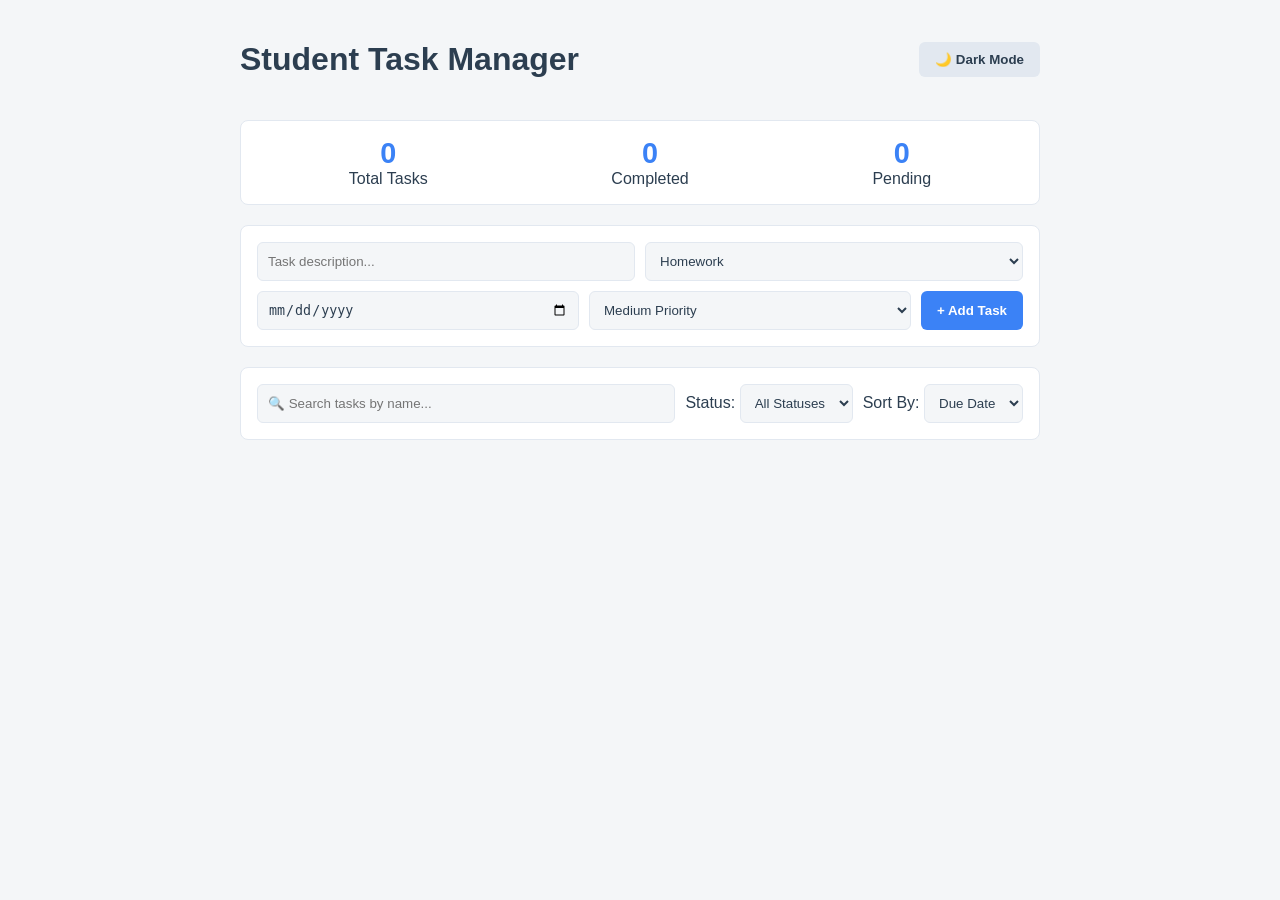
<file: Task Manager App/index.html>
<!DOCTYPE html>
<html lang="en">
<head>
  <meta charset="UTF-8">
  <meta name="viewport" content="width=device-width, initial-scale=1.0">
  <title>Student Task Manager</title>
  <link rel="stylesheet" href="style.css">
</head>
<body>
  <div class="app-container">
    <header class="app-header">
      <h1>Student Task Manager</h1>
      <button id="themeToggle" class="btn secondary-btn">🌙 Dark Mode</button>
    </header>

    <!-- Stats Dashboard -->
    <section class="stats-card">
      <div class="stat-item">
        <span class="stat-number" id="totalTasks">0</span>
        <span class="stat-label">Total Tasks</span>
      </div>
      <div class="stat-item">
        <span class="stat-number" id="completedTasks">0</span>
        <span class="stat-label">Completed</span>
      </div>
      <div class="stat-item">
        <span class="stat-number" id="pendingTasks">0</span>
        <span class="stat-label">Pending</span>
      </div>
    </section>

    <!-- Task Input Form -->
    <form id="taskForm" class="task-form">
      <div class="form-row">
        <input type="text" id="taskTitle" placeholder="Task description..." required />
        <select id="taskCategory" required>
          <option value="Homework">Homework</option>
          <option value="Assignment">Assignment</option>
          <option value="Exam">Exam</option>
          <option value="Personal">Personal</option>
        </select>
      </div>
      <div class="form-row">
        <input type="date" id="taskDueDate" required />
        <select id="taskPriority" required>
          <option value="Low">Low Priority</option>
          <option value="Medium" selected>Medium Priority</option>
          <option value="High">High Priority</option>
        </select>
        <button type="submit" class="btn primary-btn">+ Add Task</button>
      </div>
    </form>

    <!-- Search & Filter Controls -->
    <section class="controls-card">
      <input type="text" id="searchInput" placeholder="🔍 Search tasks by name..." />
      <div class="filter-group">
        <label>Status:</label>
        <select id="statusFilter">
          <option value="All">All Statuses</option>
          <option value="Pending">Pending</option>
          <option value="Completed">Completed</option>
        </select>
      </div>
      <div class="filter-group">
        <label>Sort By:</label>
        <select id="sortOption">
          <option value="dueDate">Due Date</option>
          <option value="priority">Priority</option>
        </select>
      </div>
    </section>

    <!-- Task List Container -->
    <ul id="taskList" class="task-list"></ul>
  </div>

  <script src="script.js"></script>
</body>
</html>
</file>
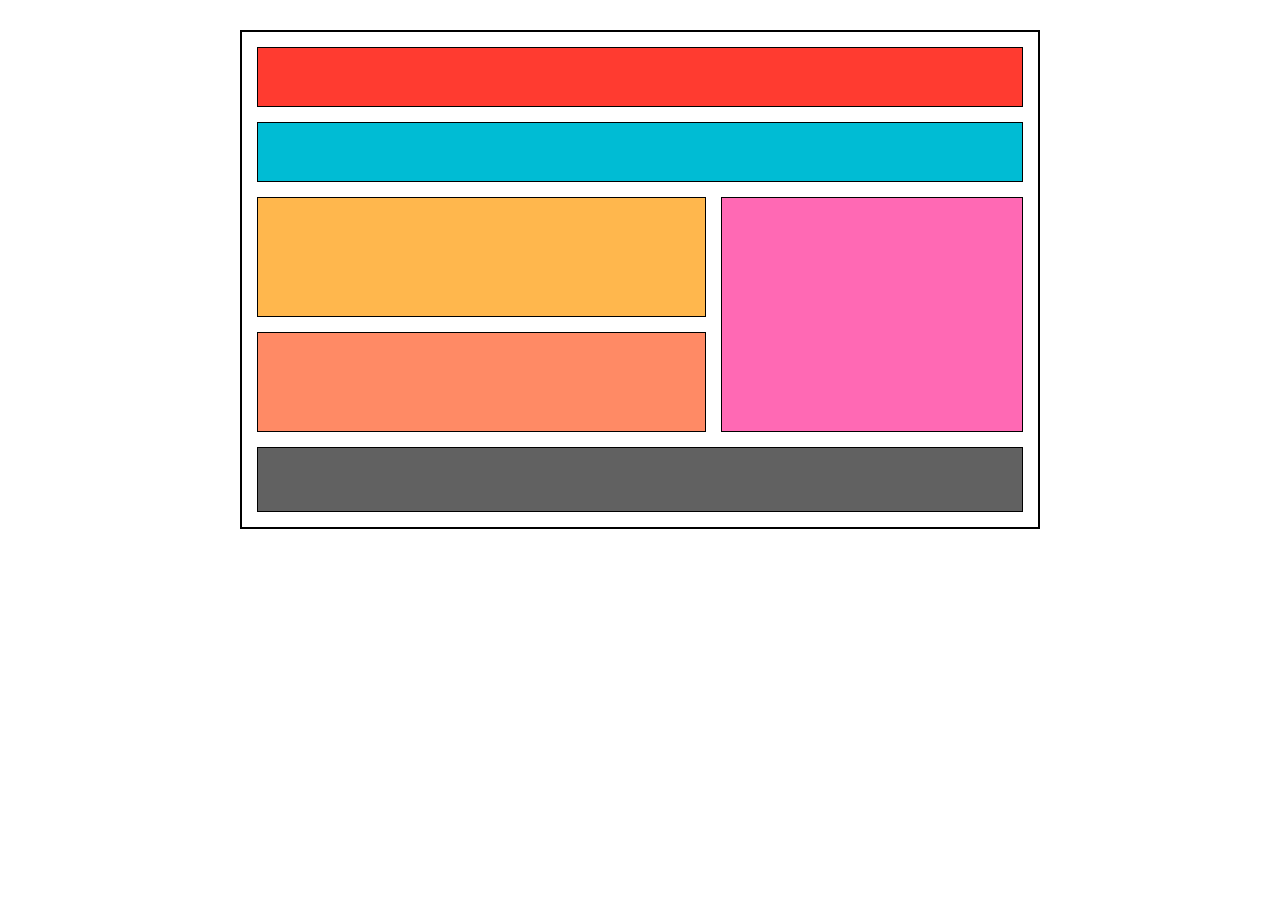
<file: Web Development Task # 01/index.html>
<!DOCTYPE html>
<html lang="en">
<head>
    <meta charset="UTF-8">
    <meta name="viewport" content="width=device-width, initial-scale=1.0">
    <title>HTML Layout Design</title>
    <style>
        * {
            box-sizing: border-box;
            margin: 0;
            padding: 0;
        }

        /* Outer Container/Border */
        .container {
            width: 800px;
            margin: 30px auto;
            border: 2px solid #000;
            padding: 15px;
            display: flex;
            flex-direction: column;
            gap: 15px;
            background-color: #fff;
        }

        /* 1. Top Red Bar (Header) */
        header {
            background-color: #ff3b30;
            height: 60px;
            border: 1px solid #000;
        }

        /* 2. Light Blue Bar (Nav) */
        nav {
            background-color: #00bcd4;
            height: 60px;
            border: 1px solid #000;
        }

        /* Middle Section containing Left Content & Right Sidebar */
        .middle-content {
            display: flex;
            gap: 15px;
        }

        /* Main Left Column (Yellow & Orange Sections) */
        main {
            flex: 3;
            display: flex;
            flex-direction: column;
            gap: 15px;
        }

        /* 3. Yellow Box (Main Content Top) */
        section {
            background-color: #ffb74d;
            height: 120px;
            border: 1px solid #000;
        }

        /* 4. Orange Box (Main Content Bottom) */
        article {
            background-color: #ff8a65;
            height: 100px;
            border: 1px solid #000;
        }

        /* 5. Pink Box (Right Sidebar) */
        aside {
            flex: 2;
            background-color: #ff69b4;
            border: 1px solid #000;
        }

        /* 6. Dark Grey Bottom Bar (Footer) */
        footer {
            background-color: #616161;
            height: 65px;
            border: 1px solid #000;
        }
    </style>
</head>
<body>

    <div class="container">
        <!-- 1. Red Top Header -->
        <header></header>

        <!-- 2. Light Blue Navigation -->
        <nav></nav>

        <!-- Middle Body Area -->
        <div class="middle-content">
            <!-- Left Side Area -->
            <main>
                <!-- 3. Yellow Section -->
                <section></section>
                
                <!-- 4. Orange Article -->
                <article></article>
            </main>

            <!-- 5. Pink Sidebar -->
            <aside></aside>
        </div>

        <!-- 6. Grey Footer -->
        <footer></footer>
    </div>

</body>
</html>
</file>
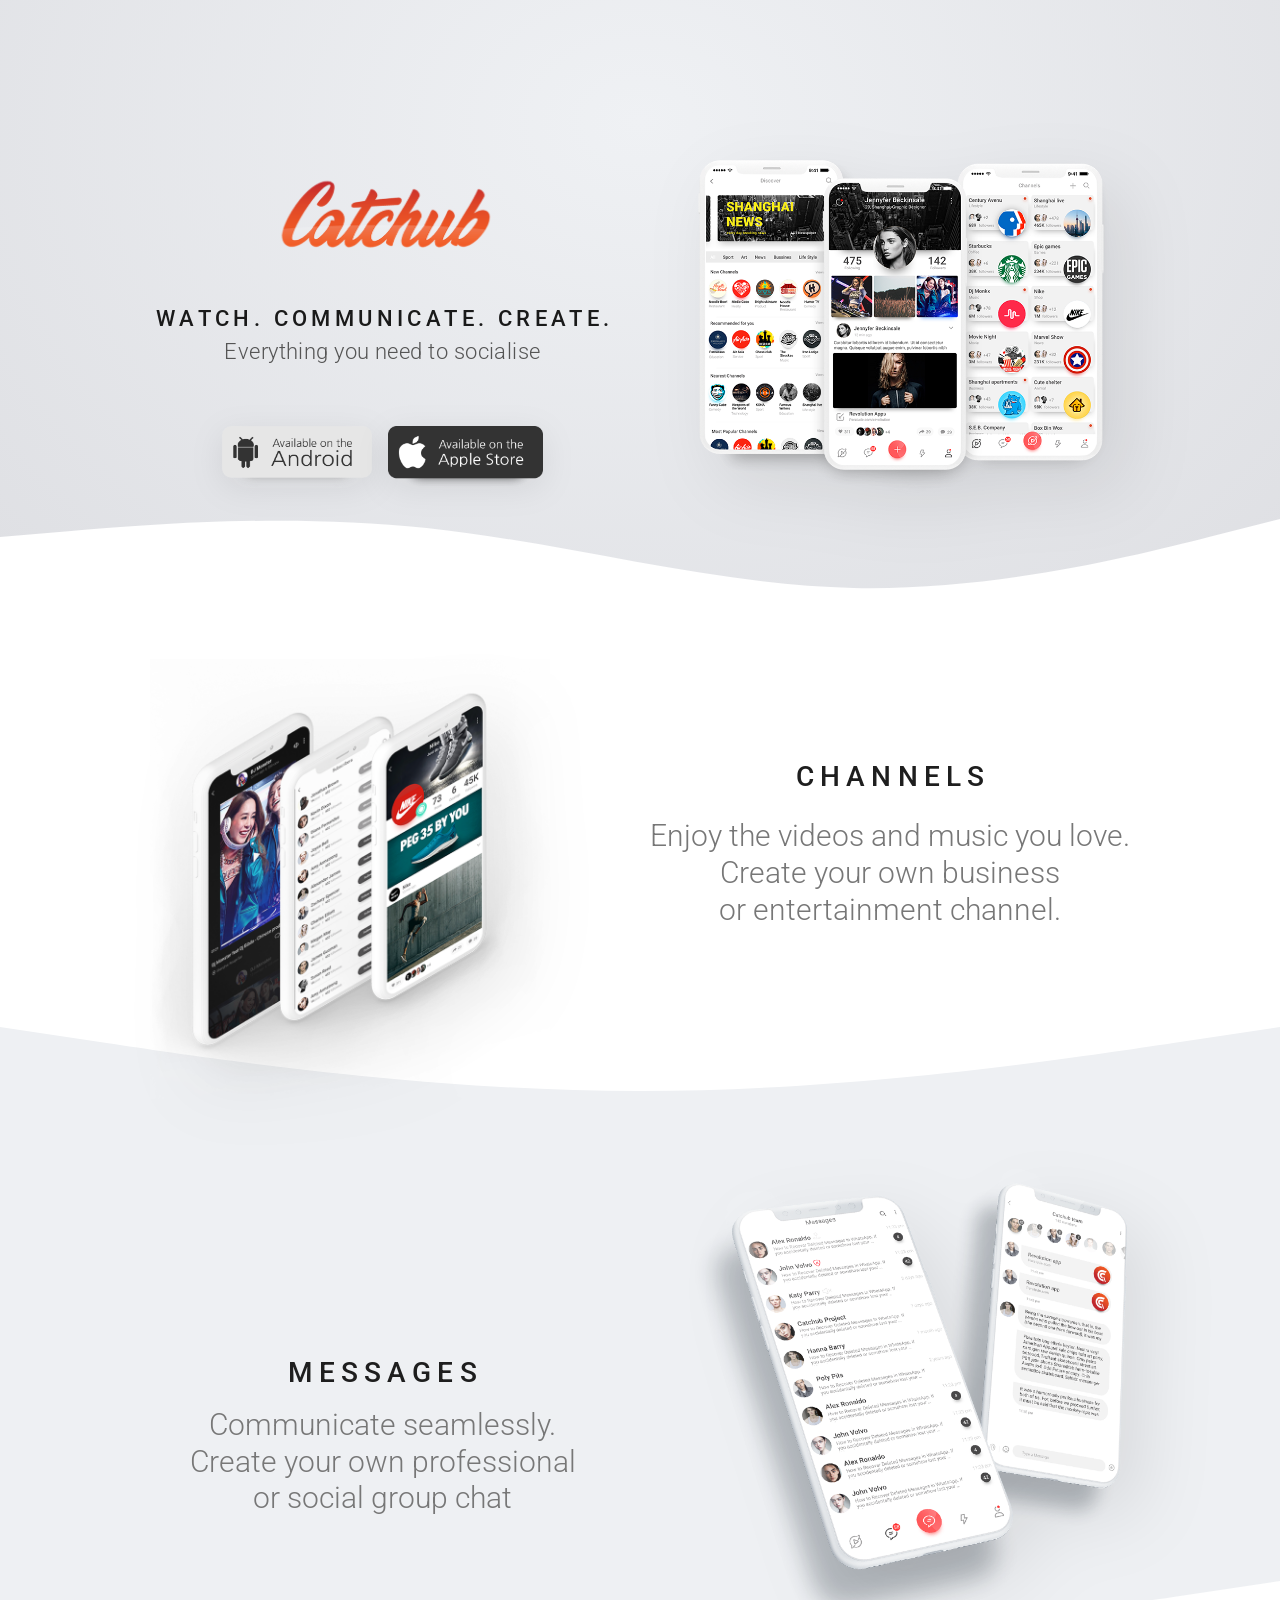
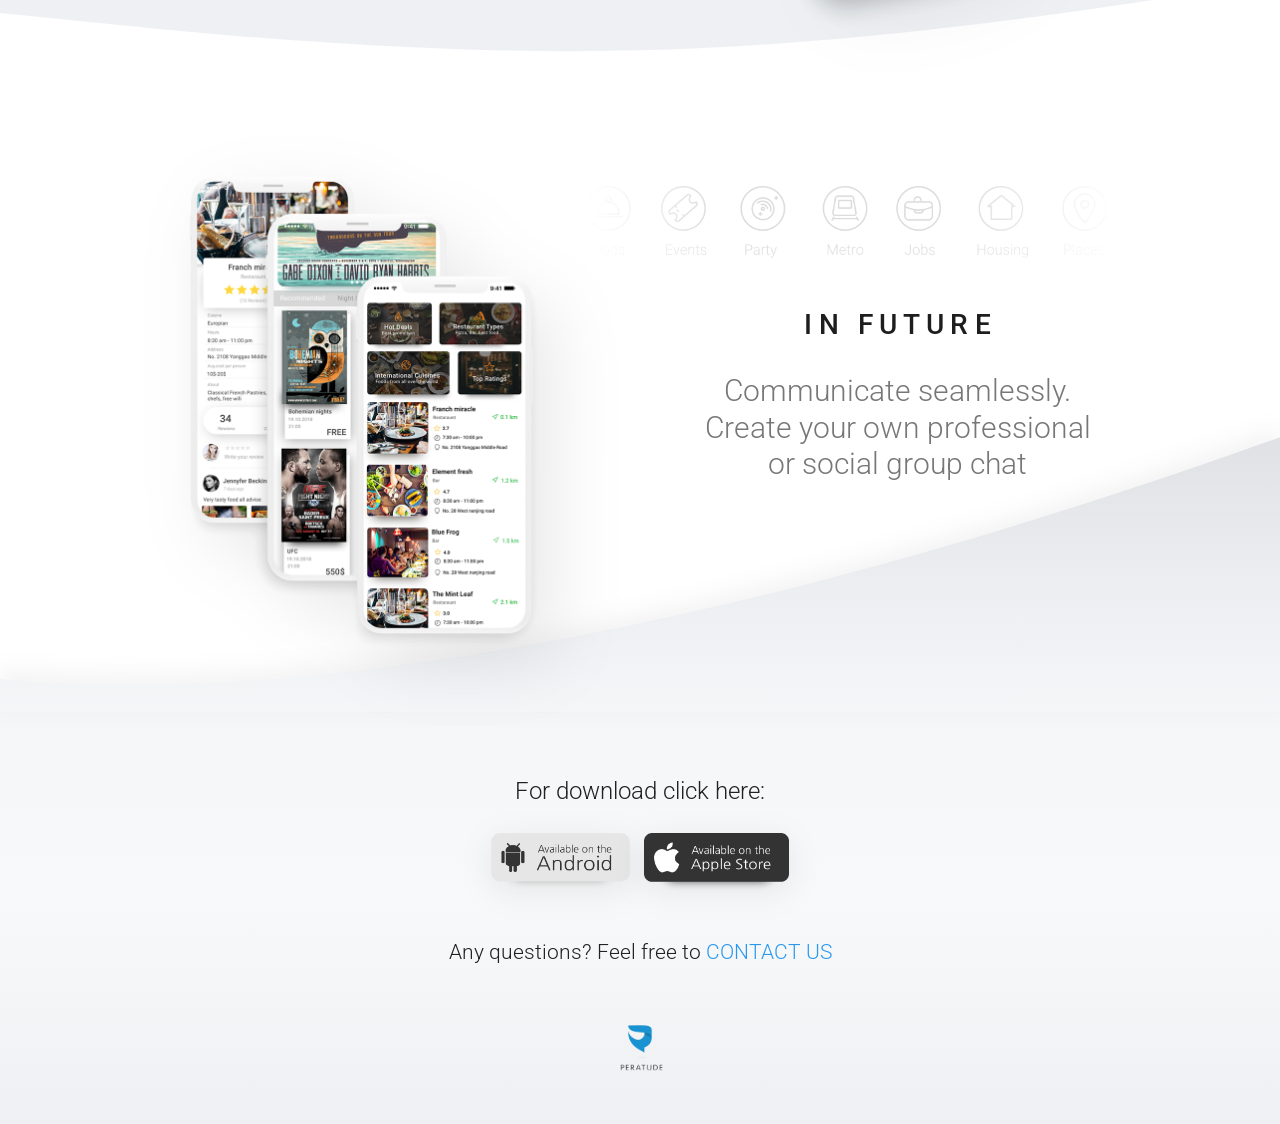
<file: Web Development Task # 02/index.html>
<!DOCTYPE html>
<html lang="en">
<head>
  <meta charset="UTF-8">
  <meta name="viewport" content="width=device-width, initial-scale=1.0">
  <title>Catchub — Watch. Communicate. Create.</title>
  <link rel="icon" href="favicon.png" type="image/png">

  <!-- Roboto font -->
  <link rel="preconnect" href="https://fonts.googleapis.com">
  <link rel="preconnect" href="https://fonts.gstatic.com" crossorigin>
  <link href="https://fonts.googleapis.com/css2?family=Roboto:wght@300;400;500;700&display=swap" rel="stylesheet">

  <link rel="stylesheet" href="styles.css">
</head>
<body>

  <!-- 1. Hero -->
  <section class="section hero-section">
    <div class="hero-wave-bg">
      <svg viewBox="0 0 1440 320" preserveAspectRatio="none">
        <path fill="#ffffff" d="M0,192L80,181.3C160,171,320,149,480,176C640,203,800,277,960,282.7C1120,288,1280,224,1360,192L1440,160L1440,320L1360,320C1280,320,1120,320,960,320C800,320,640,320,480,320C320,320,160,320,80,320L0,320Z"></path>
      </svg>
    </div>

    <div class="container flex-row">
      <div class="content-left hero-text text-center">
        <img src="logo.png" alt="Catchub" class="hero-logo">
        <h1 class="hero-tagline">WATCH. COMMUNICATE. CREATE.</h1>
        <p class="hero-subtitle">Everything you need to socialise</p>
        <div class="store-buttons hero-buttons">
          <a href="#" aria-label="Get it on Google Play">
            <img src="play_store.png" alt="Available on Android App Store">
          </a>
          <a href="#" aria-label="Download on App Store">
            <img src="app_store.png" alt="Download on Apple App Store">
          </a>
        </div>
      </div>

      <div class="content-right hero-media">
        <img src="top_screens.png" alt="Catchub Hero App Screens" class="mockup-img">
      </div>
    </div>
  </section>

  <!-- 2. Channels -->
  <section class="section channels-section">
    <div class="channels-wave-bg">
      <svg viewBox="0 0 1440 320" preserveAspectRatio="none">
        <path fill="#eef0f3" d="M0,96L120,128C240,160,480,224,720,224C960,224,1200,160,1320,128L1440,96L1440,320L1320,320C1200,320,960,320,720,320C480,320,240,320,120,320L0,320Z"></path>
      </svg>
    </div>

    <div class="container flex-row">
      <div class="content-left channels-media">
        <img src="sec_screens.png" alt="Catchub Channels Mockups" class="mockup-img">
      </div>

      <div class="content-right channels-text text-center">
        <h2 class="section-title">CHANNELS</h2>
        <p class="section-description">
          <span class="single-line">Enjoy the videos and music you love.</span><br>
          Create your own business<br>
          or entertainment channel.
        </p>
      </div>
    </div>
  </section>

  <!-- 3. Messages -->
  <section class="section messages-section">
    <div class="messages-wave-bg">
      <svg viewBox="0 0 1440 320" preserveAspectRatio="none">
        <path fill="#ffffff" d="M0,160L120,181.3C240,203,480,245,720,234.7C960,224,1200,160,1320,128L1440,96L1440,320L1320,320C1200,320,960,320,720,320C480,320,240,320,120,320L0,320Z"></path>
      </svg>
    </div>

    <div class="container flex-row">
      <div class="content-left messages-text text-center">
        <h2 class="section-title">MESSAGES</h2>
        <p class="section-description">
          Communicate seamlessly.<br>
          Create your own professional<br>
          or social group chat
        </p>
      </div>

      <div class="content-right messages-media">
        <img src="thhh_screens.png" alt="Catchub Messages Mockups" class="mockup-img">
      </div>
    </div>
  </section>

  <!-- 4. In Future -->
  <section class="section future-section">
    <div class="container flex-row">
      <div class="content-left future-media">
        <img src="for_screens.png" alt="Catchub Future Features Mockups" class="mockup-img">
      </div>

      <div class="content-right future-text-block text-center">
        <div class="future-vectors-wrap">
          <img src="vectors.png" alt="Category Icons: Foods, Events, Party, Metro, Jobs, Housing, Places" class="vectors-img">
        </div>

        <h2 class="section-title">IN FUTURE</h2>
        <p class="section-description">
          Communicate seamlessly.<br>
          Create your own professional<br>
          or social group chat
        </p>
      </div>
    </div>
  </section>

  <!-- 5. Footer -->
  <footer class="site-footer">
    <div class="container footer-container text-center">
      <p class="footer-download-label">For download click here:</p>

      <div class="store-buttons footer-buttons">
        <a href="#" aria-label="Get it on Google Play">
          <img src="play_store.png" alt="Available on Android App Store">
        </a>
        <a href="#" aria-label="Download on App Store">
          <img src="app_store.png" alt="Download on Apple App Store">
        </a>
      </div>

      <p class="footer-contact-text">
        Any questions? Feel free to <a href="#" class="contact-link">CONTACT US</a>
      </p>

      <img src="peratude.png" alt="Peratude Logo" class="peratude-logo">
    </div>
  </footer>

</body>
</html>
</file>
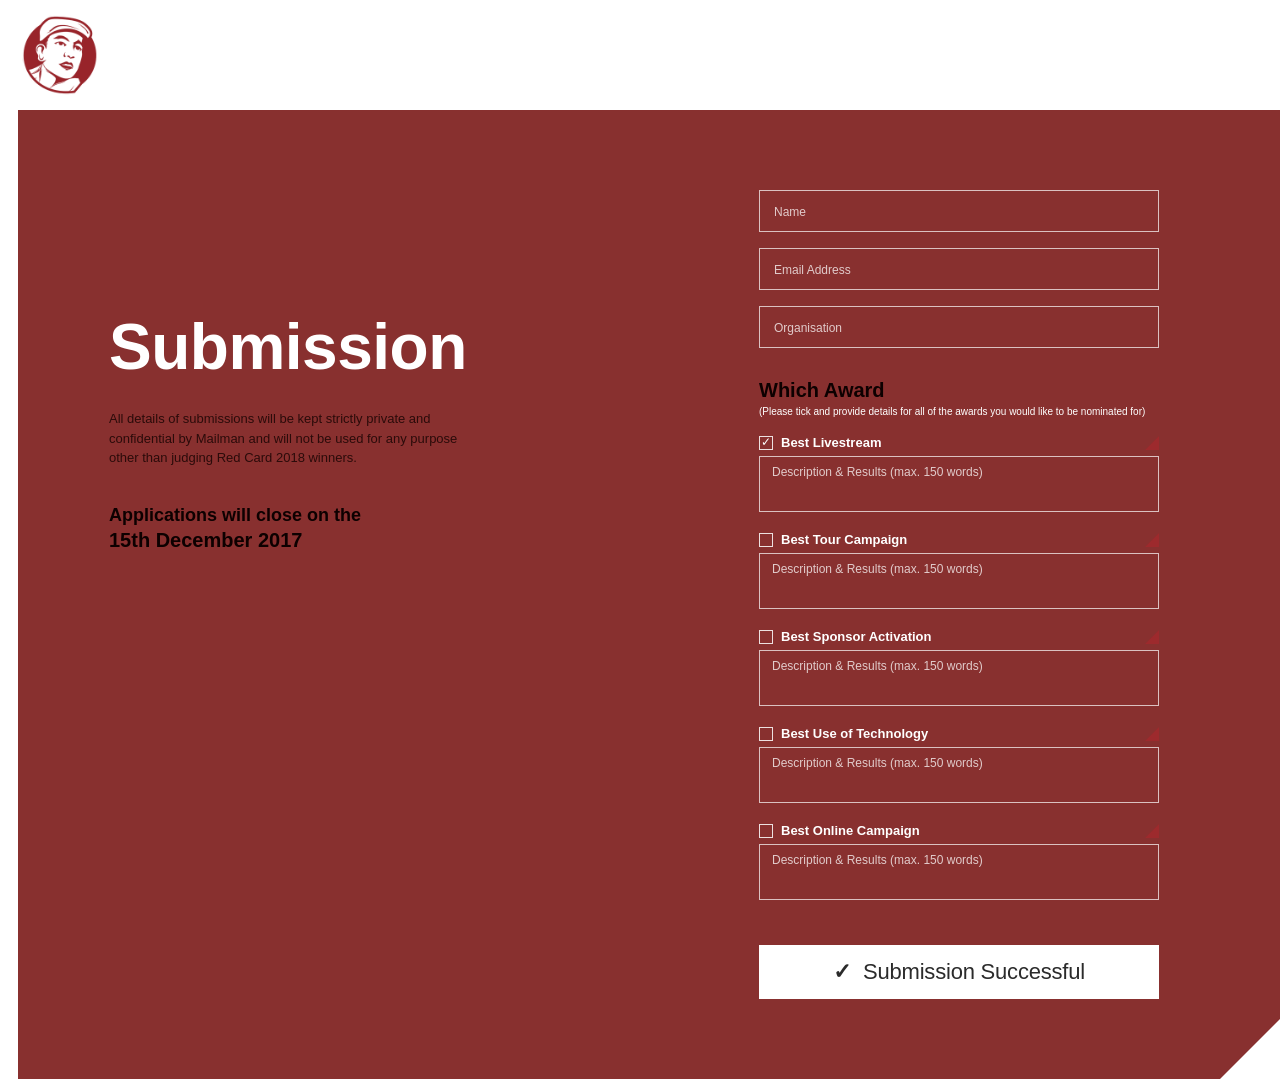
<file: Web Development Task # 03/Screen_01/index.html>
<!DOCTYPE html>
<html lang="en">
<head>
  <meta charset="UTF-8" />
  <meta name="viewport" content="width=device-width, initial-scale=1.0" />
  <title>Submission - Red Card 2018</title>
  <link rel="stylesheet" href="styles.css" />
</head>
<body>

  <header class="top-header">
    <div class="logo-container">
      <img src="logo.png" alt="Logo" class="brand-logo" />
    </div>
  </header>

  <main class="main-card">
    <div class="card-inner">

      <!-- Info column -->
      <section class="info-column">
        <h1 class="main-heading">Submission</h1>

        <p class="description-text">
          All details of submissions will be kept strictly private and<br />
          confidential by Mailman and will not be used for any purpose<br />
          other than judging Red Card 2018 winners.
        </p>

        <p class="closing-text">
          Applications will close on the<br />
          <span class="highlight-date">15th December 2017</span>
        </p>
      </section>

      <!-- Form column -->
      <section class="form-column">
        <form class="submission-form" onsubmit="return false;">

          <div class="field-group">
            <input type="text" placeholder="Name" class="input-field" />
          </div>
          <div class="field-group">
            <input type="email" placeholder="Email Address" class="input-field" />
          </div>
          <div class="field-group">
            <input type="text" placeholder="Organisation" class="input-field" />
          </div>

          <div class="section-header">
            <h2 class="form-title">Which Award</h2>
            <p class="form-subtitle">(Please tick and provide details for all of the awards you would like to be nominated for)</p>
          </div>

          <!-- Award 1 -->
          <div class="award-group">
            <div class="award-header">
              <label class="checkbox-container">
                <input type="checkbox" checked />
                <span class="checkmark"></span>
                <span class="award-name">Best Livestream</span>
              </label>
              <img src="icon_awards.png" alt="" class="award-square-icon" />
            </div>
            <textarea placeholder="Description & Results (max. 150 words)" class="textarea-field"></textarea>
          </div>

          <!-- Award 2 -->
          <div class="award-group">
            <div class="award-header">
              <label class="checkbox-container">
                <input type="checkbox" />
                <span class="checkmark"></span>
                <span class="award-name">Best Tour Campaign</span>
              </label>
              <img src="icon_awards.png" alt="" class="award-square-icon" />
            </div>
            <textarea placeholder="Description & Results (max. 150 words)" class="textarea-field"></textarea>
          </div>

          <!-- Award 3 -->
          <div class="award-group">
            <div class="award-header">
              <label class="checkbox-container">
                <input type="checkbox" />
                <span class="checkmark"></span>
                <span class="award-name">Best Sponsor Activation</span>
              </label>
              <img src="icon_awards.png" alt="" class="award-square-icon" />
            </div>
            <textarea placeholder="Description & Results (max. 150 words)" class="textarea-field"></textarea>
          </div>

          <!-- Award 4 -->
          <div class="award-group">
            <div class="award-header">
              <label class="checkbox-container">
                <input type="checkbox" />
                <span class="checkmark"></span>
                <span class="award-name">Best Use of Technology</span>
              </label>
              <img src="icon_awards.png" alt="" class="award-square-icon" />
            </div>
            <textarea placeholder="Description & Results (max. 150 words)" class="textarea-field"></textarea>
          </div>

          <!-- Award 5 -->
          <div class="award-group">
            <div class="award-header">
              <label class="checkbox-container">
                <input type="checkbox" />
                <span class="checkmark"></span>
                <span class="award-name">Best Online Campaign</span>
              </label>
              <img src="icon_awards.png" alt="" class="award-square-icon" />
            </div>
            <textarea placeholder="Description & Results (max. 150 words)" class="textarea-field"></textarea>
          </div>

          <div class="status-banner">
            <span class="check-symbol">&#10003;</span>
            <span class="status-message">Submission Successful</span>
          </div>

        </form>
      </section>

    </div>
  </main>

</body>
</html>
</file>
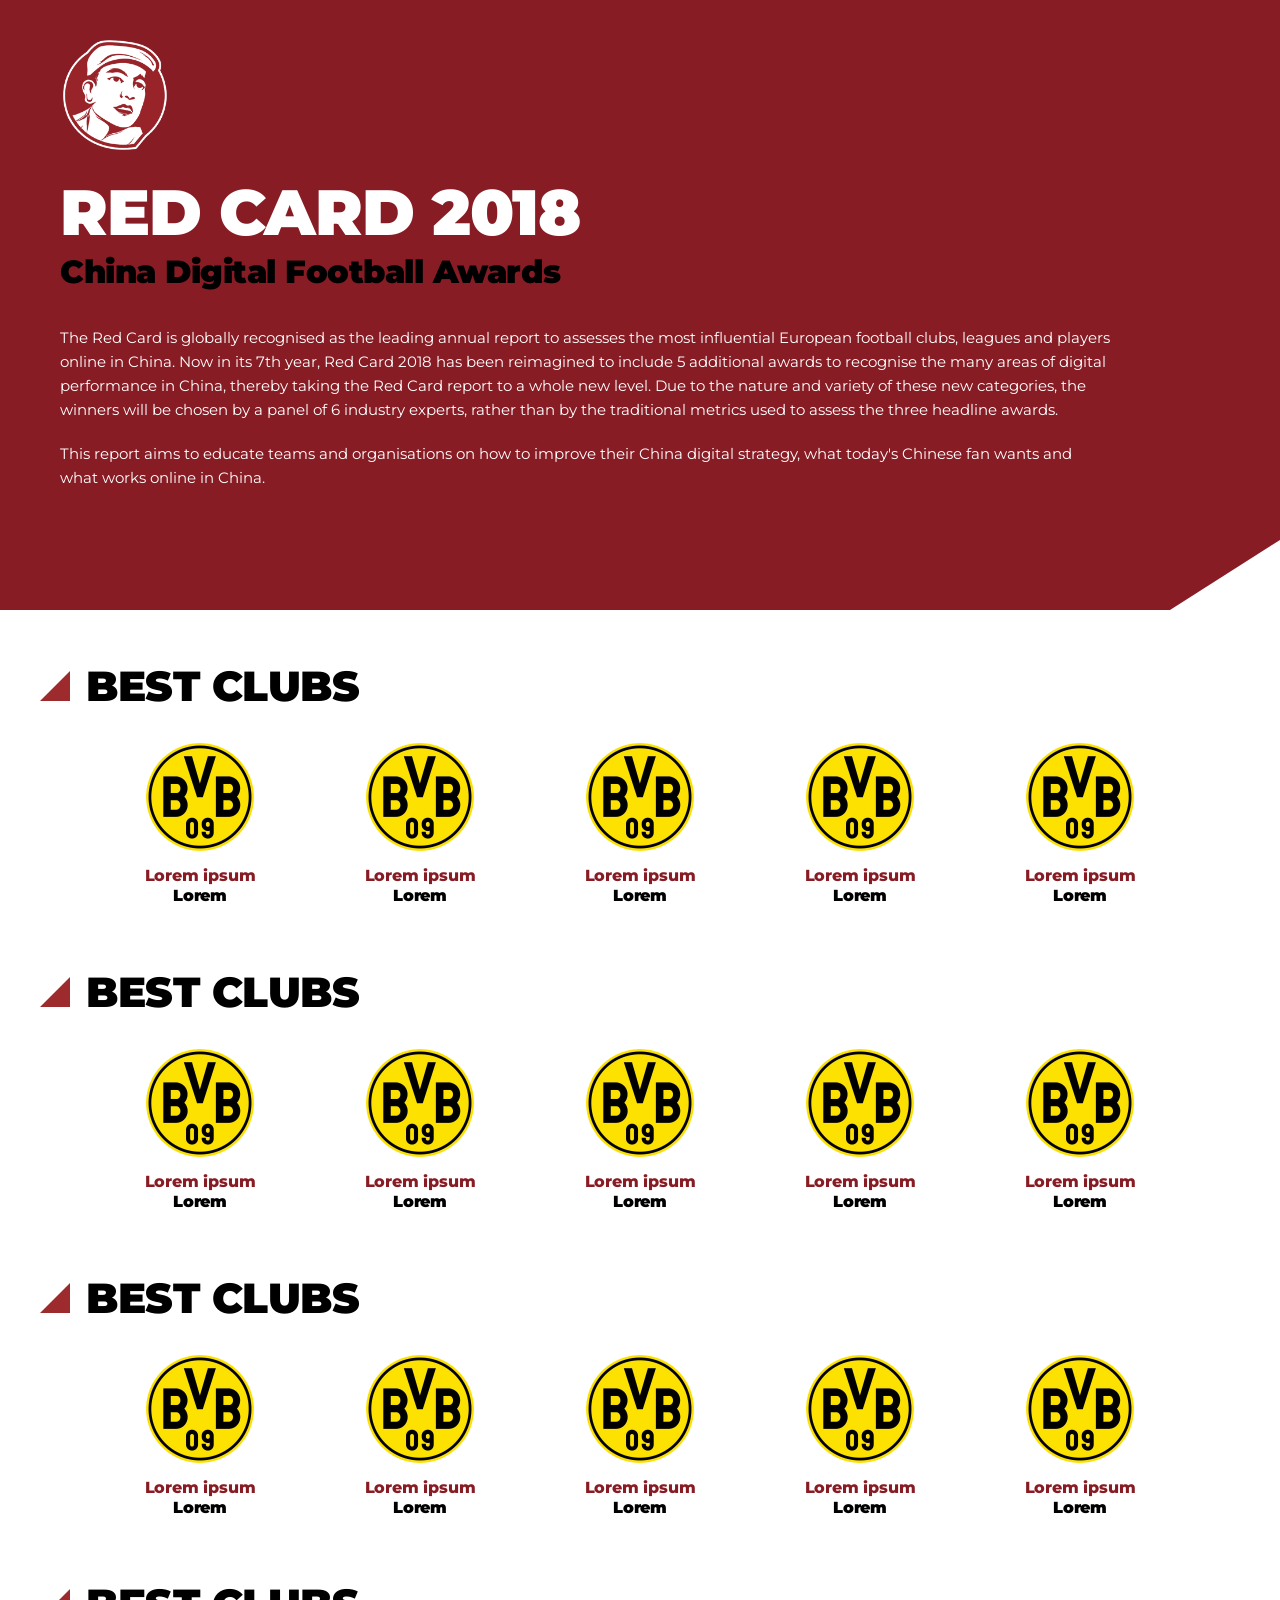
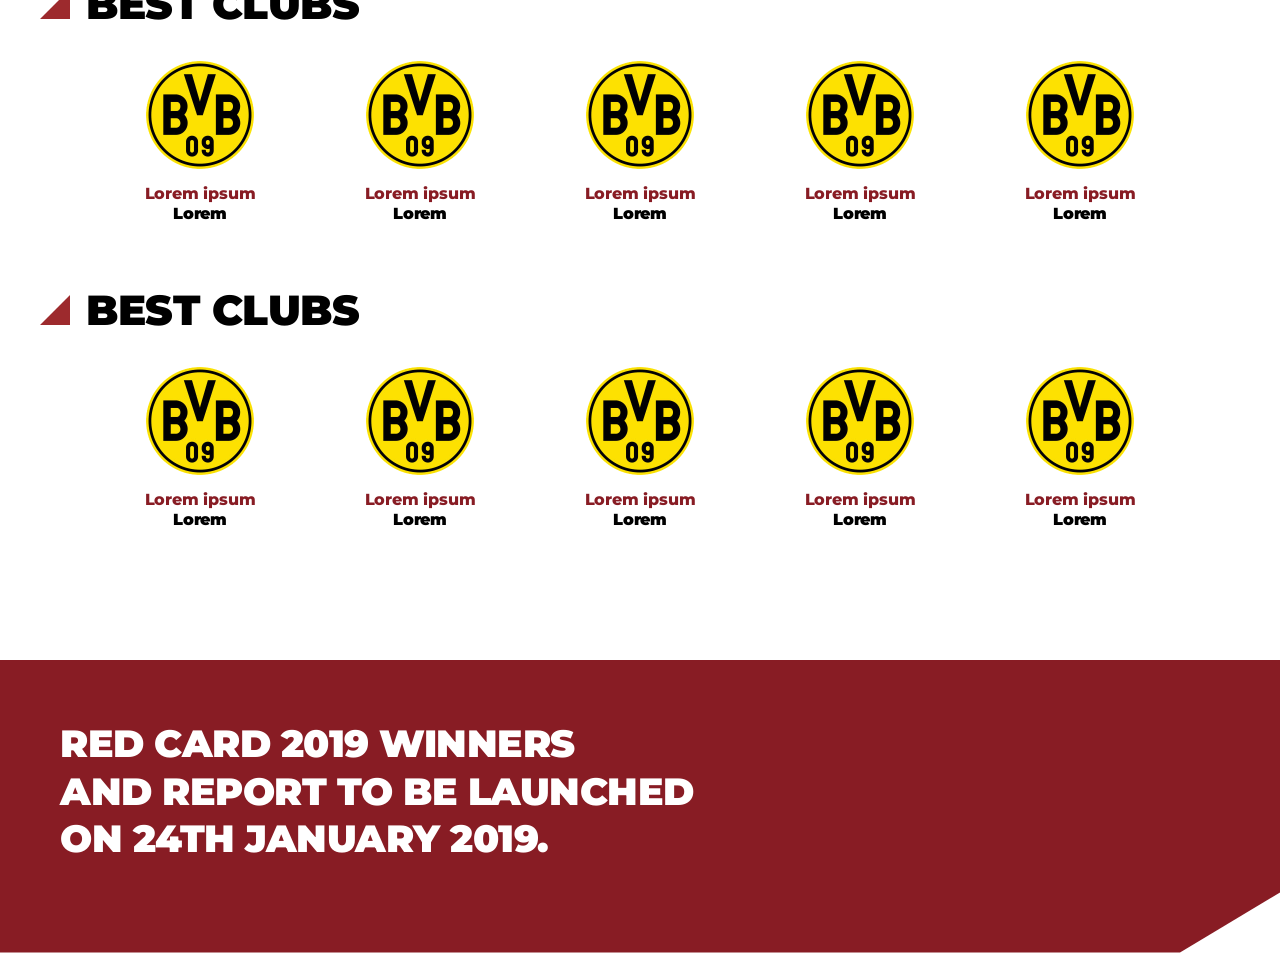
<file: Web Development Task # 03/Screen_02/index.html>
<!DOCTYPE html>
<html lang="en">
<head>
  <meta charset="UTF-8" />
  <meta name="viewport" content="width=device-width, initial-scale=1.0" />
  <title>RED CARD 2018 - China Digital Football Awards</title>
  <link rel="preconnect" href="https://fonts.googleapis.com">
  <link rel="preconnect" href="https://fonts.gstatic.com" crossorigin>
  <link href="https://fonts.googleapis.com/css2?family=Montserrat:ital,wght@0,400;0,700;0,800;0,900;1,700&display=swap" rel="stylesheet">
  <link rel="stylesheet" href="styles.css" />
</head>
<body>

  <header class="header-block">
    <div class="content-wrapper">
      <img src="logo.png" alt="Logo" class="header-logo" />
      <h1 class="main-title">RED CARD 2018</h1>
      <h2 class="sub-title">China Digital Football Awards</h2>

      <div class="description-text">
        <p>
          The Red Card is globally recognised as the leading annual report to assesses the most influential European football clubs, leagues and players online in China. Now in its 7th year, Red Card 2018 has been reimagined to include 5 additional awards to recognise the many areas of digital performance in China, thereby taking the Red Card report to a whole new level. Due to the nature and variety of these new categories, the winners will be chosen by a panel of 6 industry experts, rather than by the traditional metrics used to assess the three headline awards.
        </p>
        <p>
          This report aims to educate teams and organisations on how to improve their China digital strategy, what today's Chinese fan wants and what works online in China.
        </p>
      </div>
    </div>
  </header>

  <main class="awards-container">

    <!-- Award category (x5) -->
    <section class="award-category">
      <div class="category-header">
        <img src="icon_awards.png" alt="" class="category-triangle" />
        <h3 class="category-title">BEST CLUBS</h3>
      </div>
      <div class="clubs-grid">
        <div class="club-item">
          <img src="1.png" alt="BVB 09" class="club-badge" />
          <p class="club-name">Lorem ipsum</p>
          <p class="club-sub">Lorem</p>
        </div>
        <div class="club-item">
          <img src="1.png" alt="BVB 09" class="club-badge" />
          <p class="club-name">Lorem ipsum</p>
          <p class="club-sub">Lorem</p>
        </div>
        <div class="club-item">
          <img src="1.png" alt="BVB 09" class="club-badge" />
          <p class="club-name">Lorem ipsum</p>
          <p class="club-sub">Lorem</p>
        </div>
        <div class="club-item">
          <img src="1.png" alt="BVB 09" class="club-badge" />
          <p class="club-name">Lorem ipsum</p>
          <p class="club-sub">Lorem</p>
        </div>
        <div class="club-item">
          <img src="1.png" alt="BVB 09" class="club-badge" />
          <p class="club-name">Lorem ipsum</p>
          <p class="club-sub">Lorem</p>
        </div>
      </div>
    </section>

    <section class="award-category">
      <div class="category-header">
        <img src="icon_awards.png" alt="" class="category-triangle" />
        <h3 class="category-title">BEST CLUBS</h3>
      </div>
      <div class="clubs-grid">
        <div class="club-item">
          <img src="1.png" alt="BVB 09" class="club-badge" />
          <p class="club-name">Lorem ipsum</p>
          <p class="club-sub">Lorem</p>
        </div>
        <div class="club-item">
          <img src="1.png" alt="BVB 09" class="club-badge" />
          <p class="club-name">Lorem ipsum</p>
          <p class="club-sub">Lorem</p>
        </div>
        <div class="club-item">
          <img src="1.png" alt="BVB 09" class="club-badge" />
          <p class="club-name">Lorem ipsum</p>
          <p class="club-sub">Lorem</p>
        </div>
        <div class="club-item">
          <img src="1.png" alt="BVB 09" class="club-badge" />
          <p class="club-name">Lorem ipsum</p>
          <p class="club-sub">Lorem</p>
        </div>
        <div class="club-item">
          <img src="1.png" alt="BVB 09" class="club-badge" />
          <p class="club-name">Lorem ipsum</p>
          <p class="club-sub">Lorem</p>
        </div>
      </div>
    </section>

    <section class="award-category">
      <div class="category-header">
        <img src="icon_awards.png" alt="" class="category-triangle" />
        <h3 class="category-title">BEST CLUBS</h3>
      </div>
      <div class="clubs-grid">
        <div class="club-item">
          <img src="1.png" alt="BVB 09" class="club-badge" />
          <p class="club-name">Lorem ipsum</p>
          <p class="club-sub">Lorem</p>
        </div>
        <div class="club-item">
          <img src="1.png" alt="BVB 09" class="club-badge" />
          <p class="club-name">Lorem ipsum</p>
          <p class="club-sub">Lorem</p>
        </div>
        <div class="club-item">
          <img src="1.png" alt="BVB 09" class="club-badge" />
          <p class="club-name">Lorem ipsum</p>
          <p class="club-sub">Lorem</p>
        </div>
        <div class="club-item">
          <img src="1.png" alt="BVB 09" class="club-badge" />
          <p class="club-name">Lorem ipsum</p>
          <p class="club-sub">Lorem</p>
        </div>
        <div class="club-item">
          <img src="1.png" alt="BVB 09" class="club-badge" />
          <p class="club-name">Lorem ipsum</p>
          <p class="club-sub">Lorem</p>
        </div>
      </div>
    </section>

    <section class="award-category">
      <div class="category-header">
        <img src="icon_awards.png" alt="" class="category-triangle" />
        <h3 class="category-title">BEST CLUBS</h3>
      </div>
      <div class="clubs-grid">
        <div class="club-item">
          <img src="1.png" alt="BVB 09" class="club-badge" />
          <p class="club-name">Lorem ipsum</p>
          <p class="club-sub">Lorem</p>
        </div>
        <div class="club-item">
          <img src="1.png" alt="BVB 09" class="club-badge" />
          <p class="club-name">Lorem ipsum</p>
          <p class="club-sub">Lorem</p>
        </div>
        <div class="club-item">
          <img src="1.png" alt="BVB 09" class="club-badge" />
          <p class="club-name">Lorem ipsum</p>
          <p class="club-sub">Lorem</p>
        </div>
        <div class="club-item">
          <img src="1.png" alt="BVB 09" class="club-badge" />
          <p class="club-name">Lorem ipsum</p>
          <p class="club-sub">Lorem</p>
        </div>
        <div class="club-item">
          <img src="1.png" alt="BVB 09" class="club-badge" />
          <p class="club-name">Lorem ipsum</p>
          <p class="club-sub">Lorem</p>
        </div>
      </div>
    </section>

    <section class="award-category">
      <div class="category-header">
        <img src="icon_awards.png" alt="" class="category-triangle" />
        <h3 class="category-title">BEST CLUBS</h3>
      </div>
      <div class="clubs-grid">
        <div class="club-item">
          <img src="1.png" alt="BVB 09" class="club-badge" />
          <p class="club-name">Lorem ipsum</p>
          <p class="club-sub">Lorem</p>
        </div>
        <div class="club-item">
          <img src="1.png" alt="BVB 09" class="club-badge" />
          <p class="club-name">Lorem ipsum</p>
          <p class="club-sub">Lorem</p>
        </div>
        <div class="club-item">
          <img src="1.png" alt="BVB 09" class="club-badge" />
          <p class="club-name">Lorem ipsum</p>
          <p class="club-sub">Lorem</p>
        </div>
        <div class="club-item">
          <img src="1.png" alt="BVB 09" class="club-badge" />
          <p class="club-name">Lorem ipsum</p>
          <p class="club-sub">Lorem</p>
        </div>
        <div class="club-item">
          <img src="1.png" alt="BVB 09" class="club-badge" />
          <p class="club-name">Lorem ipsum</p>
          <p class="club-sub">Lorem</p>
        </div>
      </div>
    </section>

  </main>

  <footer class="footer-block">
    <div class="content-wrapper">
      <p class="footer-title">
        RED CARD 2019 WINNERS<br />
        AND REPORT TO BE LAUNCHED<br />
        ON 24TH JANUARY 2019.
      </p>
    </div>
  </footer>

</body>
</html>
</file>
<file: Task Manager App/style.css>
:root {
  --bg-color: #f4f6f8;
  --card-bg: #ffffff;
  --text-color: #2c3e50;
  --border-color: #e2e8f0;
  --primary-color: #3b82f6;
  --primary-hover: #2563eb;
  --danger-color: #ef4444;
  --warning-color: #f59e0b;
  --success-color: #10b981;
}

[data-theme="dark"] {
  --bg-color: #0f172a;
  --card-bg: #1e293b;
  --text-color: #f8fafc;
  --border-color: #334155;
  --primary-color: #60a5fa;
  --primary-hover: #3b82f6;
}

body {
  font-family: 'Segoe UI', Tahoma, Geneva, Verdana, sans-serif;
  background-color: var(--bg-color);
  color: var(--text-color);
  margin: 0;
  padding: 20px;
  transition: background-color 0.3s ease, color 0.3s ease;
}

.app-container {
  max-width: 800px;
  margin: 0 auto;
}

.app-header {
  display: flex;
  justify-content: space-between;
  align-items: center;
  margin-bottom: 20px;
}

.stats-card {
  display: flex;
  justify-content: space-around;
  background-color: var(--card-bg);
  padding: 16px;
  border-radius: 8px;
  border: 1px solid var(--border-color);
  margin-bottom: 20px;
}

.stat-item {
  text-align: center;
}

.stat-number {
  display: block;
  font-size: 1.8rem;
  font-weight: bold;
  color: var(--primary-color);
}

.task-form, .controls-card {
  background-color: var(--card-bg);
  padding: 16px;
  border-radius: 8px;
  border: 1px solid var(--border-color);
  margin-bottom: 20px;
}

.form-row, .controls-card {
  display: flex;
  gap: 10px;
  margin-bottom: 10px;
  flex-wrap: wrap;
}

.form-row:last-child {
  margin-bottom: 0;
}

input, select {
  flex: 1;
  padding: 10px;
  border-radius: 6px;
  border: 1px solid var(--border-color);
  background-color: var(--bg-color);
  color: var(--text-color);
}

.btn {
  padding: 10px 16px;
  border: none;
  border-radius: 6px;
  cursor: pointer;
  font-weight: 600;
  transition: opacity 0.2s;
}

.primary-btn { background-color: var(--primary-color); color: #fff; }
.secondary-btn { background-color: var(--border-color); color: var(--text-color); }
.btn:hover { opacity: 0.9; }

.task-list {
  list-style: none;
  padding: 0;
}

.task-item {
  background-color: var(--card-bg);
  border: 1px solid var(--border-color);
  padding: 14px;
  border-radius: 8px;
  margin-bottom: 10px;
  display: flex;
  justify-content: space-between;
  align-items: center;
  cursor: grab;
  transition: transform 0.2s;
}

.task-item.dragging {
  opacity: 0.5;
}

.task-item.completed .task-title-text {
  text-decoration: line-through;
  opacity: 0.6;
}

.task-item.overdue {
  border-left: 5px solid var(--danger-color);
}

.badge {
  padding: 4px 8px;
  border-radius: 4px;
  font-size: 0.75rem;
  font-weight: bold;
  margin-left: 6px;
}

.badge-priority-High { background-color: #fee2e2; color: #991b1b; }
.badge-priority-Medium { background-color: #fef3c7; color: #92400e; }
.badge-priority-Low { background-color: #d1fae5; color: #065f46; }

.badge-category { background-color: var(--border-color); color: var(--text-color); }

.task-actions button {
  background: none;
  border: none;
  cursor: pointer;
  font-size: 1.1rem;
  margin-left: 8px;
}
</file>
<file: Web Development Task # 02/styles.css>
/* ---------- Variables ---------- */
:root {
  --bg-gradient-mid: #eef0f3;
  --bg-pure-white: #ffffff;
  --text-primary: #1e1e1e;
  --text-secondary: #777777;
  --link-blue: #2b98f0;
  --container-max-width: 1040px;
}

/* ---------- Reset & Base ---------- */
* {
  margin: 0;
  padding: 0;
  box-sizing: border-box;
}

html {
  scroll-behavior: smooth;
}

body {
  font-family: "Roboto", -apple-system, BlinkMacSystemFont, "Segoe UI", "Helvetica Neue", Arial, sans-serif;
  color: var(--text-primary);
  background-color: var(--bg-pure-white);
  line-height: 1.5;
  overflow-x: hidden;
}

img {
  max-width: 100%;
  height: auto;
  display: block;
}

a {
  text-decoration: none;
  color: inherit;
}

/* ---------- Layout ---------- */
.container {
  max-width: var(--container-max-width);
  margin: 0 auto;
  padding: 0 30px;
  position: relative;
  z-index: 3;
}

.flex-row {
  display: flex;
  align-items: center;
  justify-content: space-between;
  gap: 50px;
}

.content-left,
.content-right {
  flex: 1;
}

.text-center {
  text-align: center;
}

.section {
  position: relative;
}

/* ---------- Typography ---------- */
.section-title {
  font-size: 1.75rem;
  font-weight: 500;
  letter-spacing: 0.22em;
  padding-left: 0.22em;
  line-height: 1.2;
  text-transform: uppercase;
  color: var(--text-primary);
  margin-bottom: 25px;
}

.section-description {
  font-size: clamp(1.25rem, 2.5vw, 1.875rem);
  font-weight: 300;
  line-height: 1.22;
  color: var(--text-secondary);
}

/* ---------- Store Buttons ---------- */
.store-buttons {
  display: flex;
  align-items: center;
  justify-content: center;
}

.store-buttons img {
  width: auto;
  filter: drop-shadow(0 8px 16px rgba(0, 0, 0, 0.08));
  transition: transform 0.2s ease, filter 0.2s ease;
}

.store-buttons img:hover {
  transform: translateY(-2px);
  filter: drop-shadow(0 12px 20px rgba(0, 0, 0, 0.12));
}

.hero-buttons {
  gap: 16px;
}

.hero-buttons img {
  height: 62px;
}

.footer-buttons {
  gap: 14px;
  margin-bottom: 46px;
}

.footer-buttons img {
  height: 58px;
}

/* ---------- Mockups ---------- */
.mockup-img {
  width: 100%;
  filter: drop-shadow(20px 25px 35px rgba(0, 0, 0, 0.09));
}

/* ---------- Wave Backgrounds ---------- */
.hero-wave-bg,
.channels-wave-bg,
.messages-wave-bg {
  position: absolute;
  bottom: 0;
  left: 0;
  width: 100%;
  height: 160px;
  z-index: 1;
  pointer-events: none;
}

.hero-wave-bg {
  height: 180px;
}

.hero-wave-bg svg,
.channels-wave-bg svg,
.messages-wave-bg svg {
  width: 100%;
  height: 100%;
}

/* ---------- 1. Hero ---------- */
.hero-section {
  padding: 130px 0 90px;
  background: radial-gradient(ellipse at 50% 20%, #eff1f4 0%, #dedfe3 100%);
  overflow: hidden;
}

.hero-logo {
  width: 255px;
  margin: 0 auto 30px;
}

.hero-tagline {
  font-size: clamp(1rem, 2.1vw, 1.375rem);
  font-weight: 500;
  letter-spacing: 0.2em;
  padding-left: 0.2em;
  line-height: 1.2;
  text-transform: uppercase;
  white-space: nowrap;
  color: #1a1a1a;
  margin-bottom: 4px;
}

.hero-subtitle {
  font-size: 1.4rem;
  font-weight: 300;
  letter-spacing: 0.02em;
  line-height: 1.3;
  color: #555555;
  margin-bottom: 60px;
}

.hero-media {
  display: flex;
  justify-content: flex-end;
}

.hero-media .mockup-img {
  max-width: 470px;
}

/* ---------- 2. Channels ---------- */
.channels-section {
  padding: 50px 0 40px;
}

.single-line {
  white-space: nowrap; /* Guarantees this phrase stays strictly on one line */
}

.channels-media {
  display: flex;
  justify-content: flex-start;
}

.channels-media .mockup-img {
  max-width: 400px;
  margin-right: auto;
}

.channels-text {
  max-width: 520px;
  width: 100%;
  margin: 0 auto;
  padding-bottom: 70px;
}

/* ---------- 3. Messages ---------- */
.messages-section {
  padding: 30px 0 60px;
  background-color: var(--bg-gradient-mid);
}

.messages-media {
  display: flex;
  justify-content: flex-end;
}

.messages-media .mockup-img {
  max-width: 440px;
  margin-left: auto;
}

.messages-text {
  padding-top: 70px;
}

.messages-text .section-title {
  margin-bottom: 18px;
}

/* ---------- 4. In Future ---------- */
.future-section {
  padding: 45px 0 40px;
}

.future-media {
  display: flex;
  justify-content: flex-start;
}

.future-media .mockup-img {
  max-width: 430px;
  margin-right: auto;
}

.future-text-block {
  display: flex;
  flex-direction: column;
  align-items: center;
  padding-bottom: 140px;
}

.future-text-block .section-title {
  margin-bottom: 32px;
}

.future-vectors-wrap {
  position: relative;
  left: -11%;
  width: 112%;
  max-width: 540px;
  margin-bottom: 50px;
}

.vectors-img {
  width: 100%;
  opacity: 0.85;
}

/* Curved grey gradient at the bottom of the section */
.future-section::after {
  content: "";
  position: absolute;
  left: 0;
  bottom: -1px;
  width: 100%;
  height: 24vw;
  min-height: 180px;
  max-height: 420px;
  z-index: 1;
  pointer-events: none;
  background: url("data:image/svg+xml,%3Csvg xmlns='http://www.w3.org/2000/svg' viewBox='0 0 1440 320' preserveAspectRatio='none'%3E%3Cdefs%3E%3ClinearGradient id='g' x1='0' y1='0' x2='0' y2='1'%3E%3Cstop offset='0' stop-color='%23dfe1e5'/%3E%3Cstop offset='0.55' stop-color='%23eceef1'/%3E%3Cstop offset='1' stop-color='%23f5f6f8'/%3E%3C/linearGradient%3E%3C/defs%3E%3Cpath fill='url(%23g)' d='M0,285 C320,315 820,240 1440,35 L1440,320 L0,320 Z'/%3E%3C/svg%3E") no-repeat center / 100% 100%;
  filter: drop-shadow(0 -8px 12px rgba(0, 0, 0, 0.05));
}

/* ---------- 5. Footer ---------- */
.site-footer {
  position: relative;
  padding: 65px 20px 40px;
  background: linear-gradient(180deg, #f5f6f8 0%, #f8f9fa 45%, #eef0f3 100%);
}

.footer-container {
  display: flex;
  flex-direction: column;
  align-items: center;
}

.footer-download-label {
  font-size: 1.5rem;
  font-weight: 300;
  line-height: 1.3;
  color: #222222;
  margin-bottom: 26px;
}

.footer-contact-text {
  font-size: 1.3rem;
  font-weight: 300;
  line-height: 1.5;
  color: #222222;
  margin-bottom: 46px;
}

.contact-link {
  color: var(--link-blue);
}

.contact-link:hover {
  text-decoration: underline;
}

.peratude-logo {
  width: 68px;
  opacity: 0.9;
  margin: 0 auto;
}

/* ---------- Tablet & Mobile ---------- */
@media (max-width: 900px) {
  .flex-row {
    flex-direction: column;
    text-align: center;
    gap: 40px;
  }

  .messages-section .flex-row {
    flex-direction: column-reverse;
  }

  .hero-section {
    padding: 70px 0 80px;
  }

  .channels-section,
  .messages-section,
  .future-section {
    padding-top: 50px;
    padding-bottom: 70px;
  }

  .channels-text,
  .messages-text,
  .future-text-block {
    padding-top: 0;
    padding-bottom: 0;
  }

  .hero-text {
    display: flex;
    flex-direction: column;
    align-items: center;
  }

  .hero-media,
  .channels-media,
  .messages-media,
  .future-media {
    justify-content: center;
    width: 100%;
  }

  .section .mockup-img {
    margin: 0 auto;
  }

  .section-title {
    font-size: 1.4rem;
    letter-spacing: 0.2em;
    padding-left: 0.2em;
  }

  .section-description {
    font-size: 1.25rem;
  }

  .hero-logo {
    width: 220px;
  }

  .hero-tagline {
    font-size: 1.15rem;
    letter-spacing: 0.14em;
    padding-left: 0.14em;
  }

  .hero-subtitle {
    font-size: 1.15rem;
    margin-bottom: 36px;
  }

  .hero-buttons img,
  .footer-buttons img {
    height: 50px;
  }

  .future-vectors-wrap {
    left: 0;
    width: 100%;
    max-width: 340px;
    margin-bottom: 30px;
  }

  .future-section::after {
    height: 40vw;
    min-height: 140px;
  }

  .footer-download-label {
    font-size: 1.25rem;
  }

  .footer-contact-text {
    font-size: 1.05rem;
  }
}

@media (max-width: 480px) {
  .container {
    padding: 0 20px;
  }

  .hero-logo {
    width: 180px;
  }

  .hero-tagline {
    font-size: 1rem;
  }

  .section-description {
    font-size: 1.1rem;
  }

  .hero-buttons img,
  .footer-buttons img {
    height: 40px;
  }

  .peratude-logo {
    width: 56px;
  }
}
</file>
<file: Web Development Task # 03/Screen_01/styles.css>
/* Base & Reset */
* {
  box-sizing: border-box;
  margin: 0;
  padding: 0;
  font-family: Arial, "Helvetica Neue", Helvetica, sans-serif;
}

html, body {
  width: 100%;
  min-height: 100vh;
  overflow-x: hidden;
}

body {
  display: flex;
  flex-direction: column;
  background-color: #ffffff;
}

/* Header */
.top-header {
  padding: 15px 0 15px 20px;
  background-color: #ffffff;
}

.logo-container {
  width: 80px;
  height: 80px;
}

.brand-logo {
  width: 100%;
  height: 100%;
  object-fit: contain;
  display: block;
}

/* Main Red Card */
.main-card {
  flex: 1;
  width: calc(100% - 18px);
  margin-left: 18px;
  padding: 80px 80px 80px 50px;
  background-color: #88302f;
  clip-path: polygon(0 0, 100% 0, 100% calc(100% - 60px), calc(100% - 60px) 100%, 0 100%);
}

.card-inner {
  max-width: 1050px;
  margin: 0 auto;
  display: flex;
  justify-content: space-between;
  gap: 60px;
}

/* Left Column */
.info-column {
  flex: 1;
  padding-top: 120px;
}

.main-heading {
  font-size: 64px;
  font-weight: 800;
  letter-spacing: -0.5px;
  color: #ffffff;
  margin-bottom: 25px;
}

.description-text {
  font-size: 13px;
  line-height: 1.5;
  color: #2b0b0a;
  margin-bottom: 35px;
}

.closing-text {
  font-size: 18px;
  font-weight: bold;
  line-height: 1.35;
  color: #0d0000;
}

.highlight-date {
  font-size: 20px;
  font-weight: 900;
  color: #0d0000;
}

/* Form Column */
.form-column {
  width: 400px;
}

.submission-form {
  display: flex;
  flex-direction: column;
}

.field-group {
  margin-bottom: 16px;
}

.input-field {
  width: 100%;
  height: 42px;
  padding: 0 14px;
  background-color: transparent;
  border: 1px solid rgba(255, 255, 255, 0.7);
  color: #ffffff;
  font-size: 13px;
  outline: none;
}

.input-field::placeholder,
.textarea-field::placeholder {
  color: rgba(255, 255, 255, 0.75);
  font-size: 12px;
}

.section-header {
  margin: 15px 0 18px;
}

.form-title {
  font-size: 20px;
  font-weight: bold;
  color: #0d0000;
  margin-bottom: 4px;
}

.form-subtitle {
  font-size: 10px;
  font-weight: normal;
  color: #ffffff;
}

/* Award Groups */
.award-group {
  margin-bottom: 16px;
}

.award-header {
  display: flex;
  align-items: center;
  justify-content: space-between;
  margin-bottom: 6px;
}

.checkbox-container {
  display: flex;
  align-items: center;
  position: relative;
  cursor: pointer;
  user-select: none;
}

.checkbox-container input {
  position: absolute;
  opacity: 0;
  width: 0;
  height: 0;
}

.checkmark {
  width: 14px;
  height: 14px;
  margin-right: 8px;
  border: 1px solid rgba(255, 255, 255, 0.85);
  position: relative;
  display: inline-block;
}

.checkbox-container input:checked ~ .checkmark::after {
  content: "✓";
  position: absolute;
  top: -2px;
  left: 1px;
  color: #ffffff;
  font-size: 12px;
}

.award-name {
  font-size: 13px;
  font-weight: bold;
  color: #ffffff;
}

.award-square-icon {
  width: 14px;
  height: 14px;
  object-fit: contain;
}

.textarea-field {
  width: 100%;
  height: 56px;
  padding: 8px 12px;
  background-color: transparent;
  border: 1px solid rgba(255, 255, 255, 0.7);
  color: #ffffff;
  font-size: 11px;
  resize: none;
  outline: none;
}

/* Success Banner */
.status-banner {
  display: flex;
  align-items: center;
  justify-content: center;
  gap: 12px;
  padding: 14px 20px;
  margin-top: 25px;
  background-color: #ffffff;
  color: #2b2b2b;
}

.check-symbol {
  font-size: 22px;
  font-weight: bold;
}

.status-message {
  font-size: 22px;
  font-weight: normal;
  letter-spacing: -0.2px;
}

/* Responsive */
@media (max-width: 850px) {
  .main-card {
    width: 100%;
    margin-left: 0;
    padding: 40px 20px;
    clip-path: none;
  }

  .card-inner {
    flex-direction: column;
    gap: 40px;
  }

  .info-column {
    padding-top: 0;
  }

  .form-column {
    width: 100%;
  }
}
</file>
<file: Web Development Task # 03/Screen_02/styles.css>
/* Reset */
* {
  box-sizing: border-box;
  margin: 0;
  padding: 0;
  font-family: 'Montserrat', Arial, "Helvetica Neue", sans-serif;
}

html, body {
  width: 100%;
  min-height: 100vh;
  background-color: #ffffff;
  overflow-x: hidden;
}

.content-wrapper {
  max-width: 1200px;
  margin: 0 auto;
}

/* Header */
.header-block {
  width: 100%;
  padding: 40px 60px 100px;
  background-color: #881c24;
  color: #ffffff;
  clip-path: polygon(0 0, 100% 0, 100% calc(100% - 70px), calc(100% - 110px) 100%, 0 100%);
}

.header-logo {
  width: 110px;
  height: 110px;
  margin-bottom: 30px;
  object-fit: contain;
  display: block;
}

.main-title {
  font-size: 64px;
  font-weight: 900;
  letter-spacing: -1px;
  line-height: 1;
  color: #ffffff;
  text-transform: uppercase;
  margin-bottom: 8px;
}

.sub-title {
  font-size: 32px;
  font-weight: 900;
  letter-spacing: -0.5px;
  color: #000000;
  margin-bottom: 35px;
}

.description-text p {
  max-width: 1050px;
  font-size: 15px;
  font-weight: 400;
  line-height: 1.6;
  color: #ffffff;
  margin-bottom: 20px;
}

/* Awards */
.awards-container {
  width: 100%;
  max-width: 1200px;
  margin: 0 auto;
  /* Ensures padding is at least enough for the triangle icon + gap */
  padding: 50px 60px 40px max(60px, 46px + 0px);
}

.award-category {
  margin-bottom: 60px;
}

.category-header {
  display: flex;
  align-items: center;
  gap: 16px;
  margin-bottom: 30px;
  margin-left: -60px; /* Triangle (30px) + Gap (16px) */
}

.category-triangle {
  width: 30px;
  height: 30px;
  object-fit: contain;
  flex-shrink: 0;
}

.category-title {
  font-size: 42px;
  font-weight: 900;
  letter-spacing: -0.5px;
  color: #000000;
  text-transform: uppercase;
}

.clubs-grid {
  display: flex;
  justify-content: space-between;
  align-items: flex-start;
  gap: 20px;
}

.club-item {
  flex: 1;
  text-align: center;
}

.club-badge {
  width: 110px;
  height: 110px;
  margin: 0 auto 14px;
  object-fit: contain;
  display: block;
}

.club-name {
  font-size: 16px;
  font-weight: 800;
  letter-spacing: -0.2px;
  line-height: 1.25;
  color: #881c24;
}

.club-sub {
  font-size: 16px;
  font-weight: 900;
  letter-spacing: -0.2px;
  line-height: 1.25;
  color: #000000;
}

/* Footer */
.footer-block {
  width: 100%;
  margin-top: 30px;
  padding: 60px 60px 90px;
  background-color: #881c24;
  color: #ffffff;
  clip-path: polygon(0 0, 100% 0, 100% calc(100% - 60px), calc(100% - 100px) 100%, 0 100%);
}

.footer-title {
  font-size: 38px;
  font-weight: 900;
  letter-spacing: -0.5px;
  line-height: 1.25;
  color: #ffffff;
  text-transform: uppercase;
}

/* Responsive */
@media screen and (max-width: 992px) {
  .header-block {
    padding: 35px 40px 70px;
    clip-path: polygon(0 0, 100% 0, 100% calc(100% - 40px), calc(100% - 70px) 100%, 0 100%);
  }

  .main-title {
    font-size: 48px;
  }

  .sub-title {
    font-size: 24px;
    margin-bottom: 25px;
  }

  .description-text p {
    font-size: 14px;
  }

  .awards-container {
    padding: 40px 40px 20px max(40px, 46px + 10px);
  }

  .category-title {
    font-size: 32px;
  }

  .club-badge {
    width: 85px;
    height: 85px;
  }

  .club-name, .club-sub {
    font-size: 13px;
  }

  .footer-block {
    padding: 45px 40px 70px;
  }

  .footer-title {
    font-size: 28px;
  }
}

@media screen and (max-width: 680px) {
  .header-block {
    padding: 25px 20px 50px;
    clip-path: polygon(0 0, 100% 0, 100% calc(100% - 30px), calc(100% - 50px) 100%, 0 100%);
  }

  .header-logo {
    width: 70px;
    height: 70px;
    margin-bottom: 20px;
  }

  .main-title {
    font-size: 32px;
  }

  .sub-title {
    font-size: 18px;
    margin-bottom: 20px;
  }

  .description-text p {
    font-size: 12px;
    margin-bottom: 15px;
  }

  .awards-container {
    /* Guarantees 10px safety space from screen boundary while preserving alignment */
    padding: 30px 20px 10px max(20px, 32px + 10px);
  }

  .award-category {
    margin-bottom: 40px;
  }

  .category-header {
    gap: 10px;
    margin-bottom: 20px;
    margin-left: -32px; /* Triangle (22px) + Gap (10px) */
  }

  .category-triangle {
    width: 22px;
    height: 22px;
  }

  .category-title {
    font-size: 24px;
  }

  /* 3 items per row */
  .clubs-grid {
    flex-wrap: wrap;
    justify-content: center;
    gap: 15px 10px;
  }

  .club-item {
    flex: 0 0 calc(33.333% - 10px);
  }

  .club-badge {
    width: 65px;
    height: 65px;
    margin-bottom: 8px;
  }

  .club-name, .club-sub {
    font-size: 11px;
  }

  .footer-block {
    padding: 35px 20px 55px;
    clip-path: polygon(0 0, 100% 0, 100% calc(100% - 30px), calc(100% - 50px) 100%, 0 100%);
  }

  .footer-title {
    font-size: 20px;
  }
}

/* 2 items per row */
@media screen and (max-width: 400px) {
  .club-item {
    flex: 0 0 calc(50% - 10px);
  }
}
</file>
